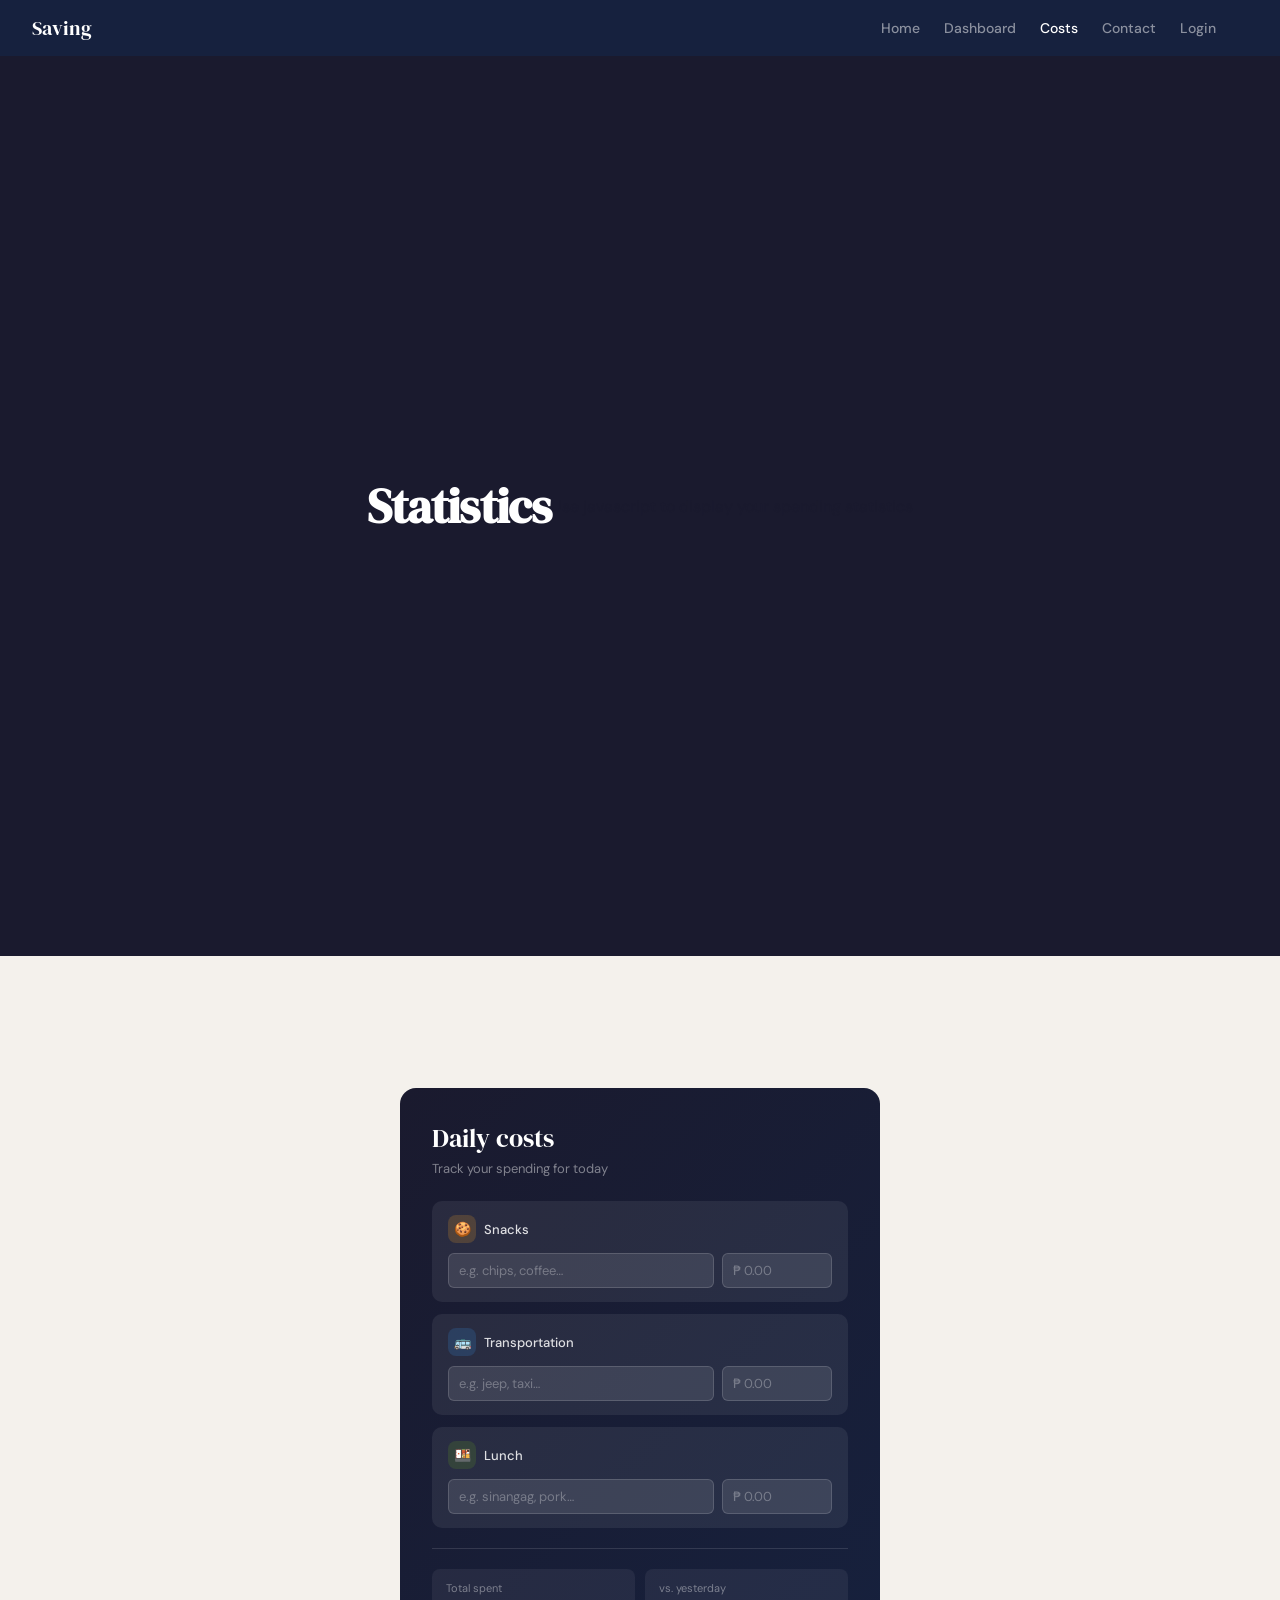
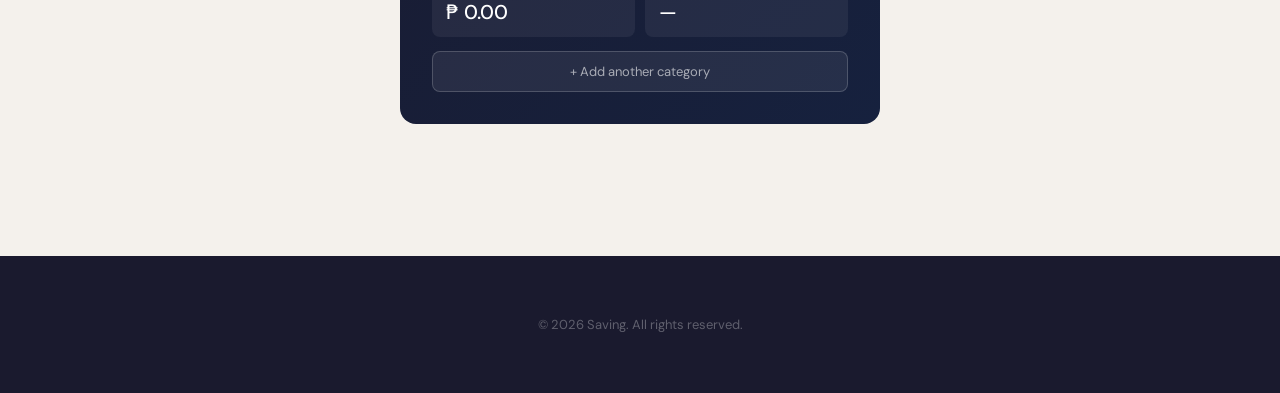
<file: index.html>
<!DOCTYPE html> 
 <html lang="en">
    <head>
        <title> Saving</title>

        <meta charset="UTF-8">
        <meta name="viewport" content="width=device-width, initial-scale=1.0">

        <link rel="preconnect" href="https://fonts.googleapis.com">
        <link rel="stylesheet" href="https://fonts.googleapis.com/css2?family=DM+Serif+Display&family=DM+Sans:wght@400;500&display=swap">
        <link rel="stylesheet" href="style.css">
    </head>
    <body>
        
        <header>
            <a href="index.html" class="brand">Saving</a>
            <nav class="hnav">
                <a href="index.html">Home</a>
                <a href="admin.html">Dashboard</a>
                <a href="#" class="active">Costs</a>
                <a href="#">Contact</a>
                <a href="login.html">Login</a>
            </nav>

            <div class="hamburger">
                <span></span>
                <span></span>
                <span></span>
            </div>
        </header>

        <section class="stats">
            <h1>Statistics</h1>
            <p>Use javascript to display your spending statistics</p>
        </section>

       <section class="cost">
            <div class="cost-card">

                <p class="cost-title">Daily costs</p>
                <p class="cost-subtitle">Track your spending for today</p>

                <div class="cost-rows">

                <div class="cost-row">
                    <div class="cost-row-header">
                        <div class="cost-icon icon-snacks">🍪</div>
                        <span class="cost-row-label">Snacks</span>
                    </div>
                    <div class="cost-inputs">
                        <input class="cost-input" type="text" placeholder="e.g. chips, coffee…" maxlength="100">
                        <input class="cost-input amount" type="number" min="0" placeholder="₱ 0.00" oninput="calcTotal()">
                    </div>
                </div>

                <div class="cost-row">
                    <div class="cost-row-header">
                        <div class="cost-icon icon-transport">🚌</div>
                        <span class="cost-row-label">Transportation</span>
                    </div>
                    <div class="cost-inputs">
                        <input class="cost-input" type="text" placeholder="e.g. jeep, taxi…" maxlength="100">
                        <input class="cost-input amount" type="number" min="0" placeholder="₱ 0.00" oninput="calcTotal()">
                    </div>
                </div>

                <div class="cost-row">
                    <div class="cost-row-header">
                        <div class="cost-icon icon-lunch">🍱</div>
                        <span class="cost-row-label">Lunch</span>
                    </div>
                    <div class="cost-inputs">
                        <input class="cost-input" type="text" placeholder="e.g. sinangag, pork…" maxlength="100">
                        <input class="cost-input amount" type="number" min="0" placeholder="₱ 0.00" oninput="calcTotal()">
                    </div>
                </div>

                </div>

                <div class="totals-grid">
                    <div class="total-card">
                        <div class="total-card-label">Total spent</div>
                        <div class="total-card-value" id="total-display">₱ 0.00</div>
                    </div>
                    <div class="total-card">
                        <div class="total-card-label">vs. yesterday</div>
                        <div class="total-card-value" id="vs-display">—</div>
                    </div>
                </div>

                <button class="add-btn">+ Add another category</button>
            </div>
        </section>
        <footer>© 2026 Saving. All rights reserved.</footer>
        <script src="costs.js"></script>
    </body>
 </html>
</file>
<file: style.css>
*{
    box-sizing: border-box;
    margin: 0;
    padding: 0;
}

body{
     font-family: 'DM Sans', sans-serif;
    background-color: #f4f1ec;
    color: #1a1a2e;
}

/*----HEADER----*/
header{
    display: flex;
    align-items: center;
    padding: 14px 32px; /*first value is for top and bottom, second value is for left and right*/
    background-color: #16213e;
    gap: 32px;
}

.brand {
    font-family: 'DM Serif Display', serif;
    color: #fff;
    font-size: 20px;
    text-decoration: none;
    margin-right: auto;
}

.hnav {
    display: flex;
    gap: 24px;
}


.hnav a {
    text-decoration: none;
    color: rgba(255, 255, 255, 0.5);
    font-size: 14px;
    font-weight: 500;
    transition: color 0.2s;
}

.hnav a:hover, .hnav a.active {
    color: #fff;
}

/* ── STATS SECTION ── */
.stats {
    min-height: 100vh;
    background-color: #1a1a2e;
    display: flex;
    align-items: center;
    justify-content: center;
    padding: 80px 32px;
}

.stats h1 {
    font-family: 'DM Serif Display', serif;
    color: #fff;
    font-size: 48px;
    letter-spacing: -0.02em;
}
/*----COSTS SECTION----*/
.cost{
    min-height: 100vh;
    background-color: #f4f1ec;
    display: flex;
    align-items: center;
    justify-content: center;
    padding: 80px 24px;
}

.cost-card {
    background: linear-gradient(135deg, #1a1a2e 0%, #16213e 100%);
    border-radius: 16px;
    padding: 32px;
    width: 100%;
    max-width: 480px;
    animation: cardAppear 0.6s ease forwards;
}

 @keyframes cardAppear {
    from { opacity: 0; transform: translateY(20px); }
    to   { opacity: 1; transform: translateY(0); }
}
.cost-title {
    font-family: 'DM Serif Display', serif;
    color: #fff;
    font-size: 26px;
    margin-bottom: 4px;


}

.cost-subtitle {
    color: rgba(255, 255, 255, 0.45);
    font-size: 13px;
    margin-bottom: 24px;
}

/* ── COST ROWS ── */
.cost-rows {
    display: flex;
    flex-direction: column;
    gap: 12px;
}

.cost-row {
    background: rgba(255, 255, 255, 0.07);
    border-radius: 10px;
    padding: 14px 16px;
    animation: fadeUp 0.5s ease both;
}

.cost-row:nth-child(1) { animation-delay: 0.1s; }
.cost-row:nth-child(2) { animation-delay: 0.2s; }
.cost-row:nth-child(3) { animation-delay: 0.3s; }

@keyframes fadeUp {
    from { opacity: 0; transform: translateY(10px); }
    to   { opacity: 1; transform: translateY(0); }
}

.cost-row-header {
    display: flex;
    align-items: center;
    gap: 8px;
    margin-bottom: 10px;
}

.cost-icon {
    width: 28px;
    height: 28px;
    border-radius: 8px;
    display: flex;
    align-items: center;
    justify-content: center;
    font-size: 14px;
}

.icon-snacks     { background: rgba(239, 159, 39, 0.2); }
.icon-transport  { background: rgba(55, 138, 221, 0.2); }
.icon-lunch      { background: rgba(99, 153, 34, 0.2); }

.cost-row-label {
    color: rgba(255, 255, 255, 0.85);
    font-size: 13px;
    font-weight: 500;
}

.cost-inputs {
    display: flex;
    gap: 8px;
}

.cost-input {
    flex: 1;
    background: rgba(255, 255, 255, 0.1);
    border: 0.5px solid rgba(255, 255, 255, 0.15);
    border-radius: 6px;
    padding: 8px 10px;
    color: #fff;
    font-size: 13px;
    font-family: 'DM Sans', sans-serif;
    outline: none;
    transition: border-color 0.2s;
}

.cost-input::placeholder {
    color: rgba(255, 255, 255, 0.3);
}

.cost-input:focus {
    border-color: rgba(255, 255, 255, 0.4);
}

.cost-input.amount {
    max-width: 110px;
    flex: none;
}

/* ── TOTALS ── */
.totals-grid {
    display: grid;
    grid-template-columns: 1fr 1fr;
    gap: 10px;
    margin-top: 20px;
    padding-top: 20px;
    border-top: 0.5px solid rgba(255, 255, 255, 0.12);
}

.total-card {
    background: rgba(255, 255, 255, 0.06);
    border-radius: 8px;
    padding: 12px 14px;
}

.total-card-label {
    font-size: 11px;
    color: rgba(255, 255, 255, 0.4);
    margin-bottom: 4px;
}

.total-card-value {
    font-size: 20px;
    font-weight: 500;
    color: #fff;
}

.total-card-value.positive { color: #97C459; }
.total-card-value.negative { color: #F09595; }

/* ── ADD BUTTON ── */
.add-btn {
    width: 100%;
    margin-top: 14px;
    background: rgba(255, 255, 255, 0.07);
    border: 0.5px solid rgba(255, 255, 255, 0.18);
    border-radius: 8px;
    padding: 11px;
    color: rgba(255, 255, 255, 0.6);
    font-size: 13px;
    font-family: 'DM Sans', sans-serif;
    cursor: pointer;
    transition: background 0.2s, color 0.2s;
}

.add-btn:hover {
    background: rgba(255, 255, 255, 0.13);
    color: #fff;
}
/*----FOOTER---*/
 footer {
    padding: 60px 32px;
    background-color: #1a1a2e;
    text-align: center;
    color: rgba(255, 255, 255, 0.3);
    font-size: 13px;
}
</file>
